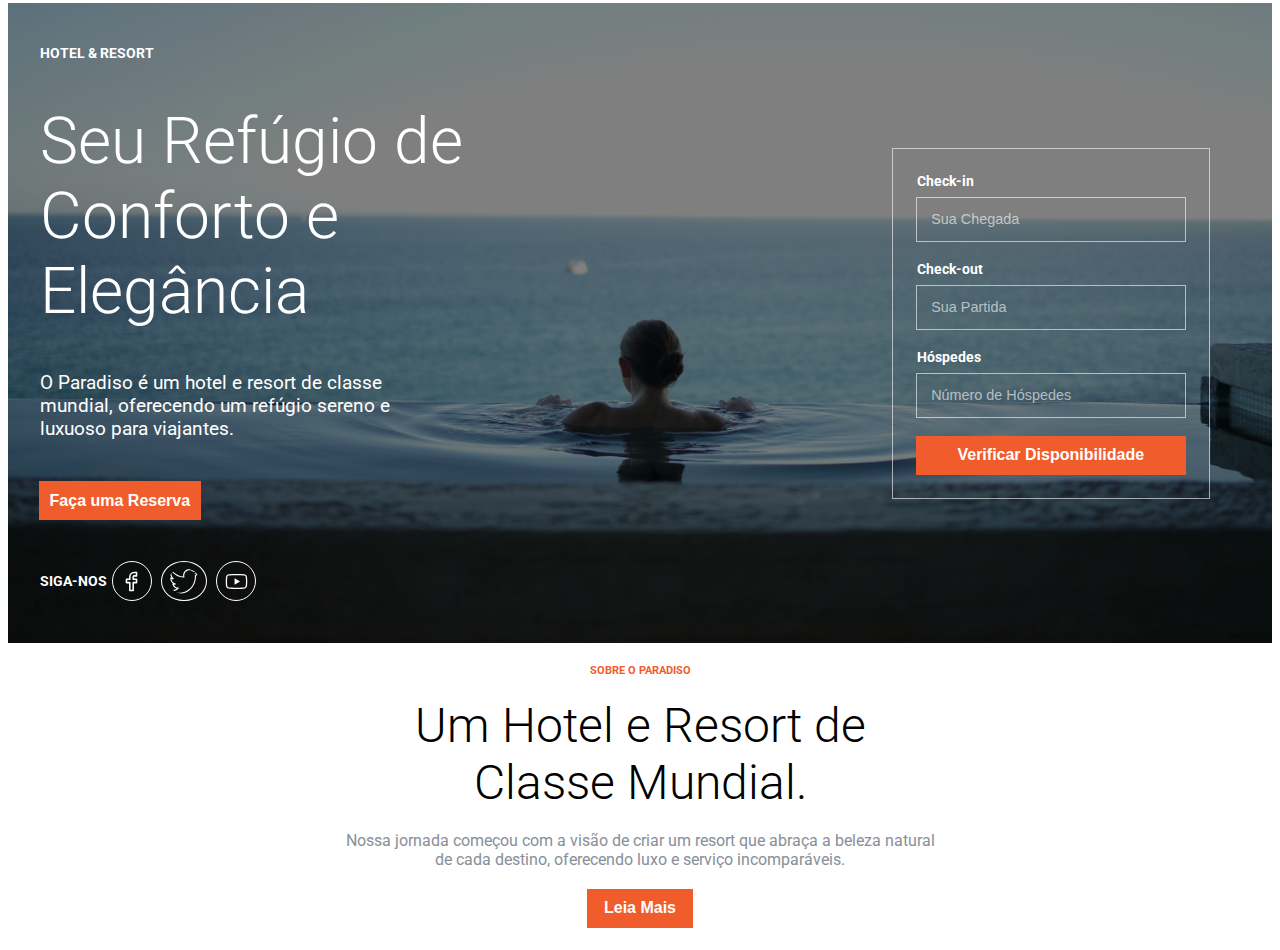
<file: index.html>
<!doctype html>
<html lang="pt-BR">
  <head>
    <meta charset="UTF-8" />
    <meta name="viewport" content="width=device-width, initial-scale=1.0" />
    <link rel="stylesheet" href="styles/main.css" />
    <link rel="stylesheet" href="styles/index.css" />
    <link rel="preconnect" href="https://fonts.googleapis.com" />
    <link rel="preconnect" href="https://fonts.gstatic.com" crossorigin />
    <script type="module" src="./scripts/localStorage.js"></script>
    <script src="./scripts/init.js"></script>
    <link
      href="https://fonts.googleapis.com/css2?family=Roboto:ital,wght@0,100..900;1,100..900&display=swap"
      rel="stylesheet"
    />
    <title>Paradiso Hotel</title>
  </head>
  <body>
    <div id="header"></div>
    <section id="section-form">
      <div class="reservation-action">
        <h2>Hotel & Resort</h2>
        <h1>Seu Refúgio de Conforto e Elegância</h1>
        <h3>
          O Paradiso é um hotel e resort de classe mundial, oferecendo um
          refúgio sereno e luxuoso para viajantes.
        </h3>

        <a href="pages/available-rooms-client.html?category=All"
          ><input type="button" value="Faça uma Reserva" class="button"
        /></a>

        <div class="media-icons">
          <h2>Siga-nos</h2>
          <img src="images/facebook-icon.svg" />
          <img src="images/twitter-icon.svg" />
          <img src="images/youtube-icon.svg" />
        </div>
      </div>

      <form class="form">
        <label for="">Check-in</label>
        <input type="text" placeholder="Sua Chegada" class="inputs" />

        <label for="">Check-out</label>
        <input type="text" placeholder="Sua Partida" class="inputs" />

        <label for="">Hóspedes</label>
        <input
          type="text"
          placeholder="Número de Hóspedes"
          class="inputs"
          required
        />

        <input
          type="submit"
          value="Verificar Disponibilidade"
          class="button bform"
        />
      </form>
    </section>

    <main>
      <h2>Sobre o Paradiso</h2>
      <h1>Um Hotel e Resort de Classe Mundial.</h1>
      <p>
        Nossa jornada começou com a visão de criar um resort que abraça a beleza
        natural de cada destino, oferecendo luxo e serviço incomparáveis.
      </p>

      <a href="/pages/facilities.html">
        <input type="button" value="Leia Mais" class="button"
      /></a>
    </main>

    <section class="images"></section>

    <script type="module" src="./scripts/form.js"></script>
    <script type="module" src="./scripts/index.js"></script>
  </body>
</html>
</file>
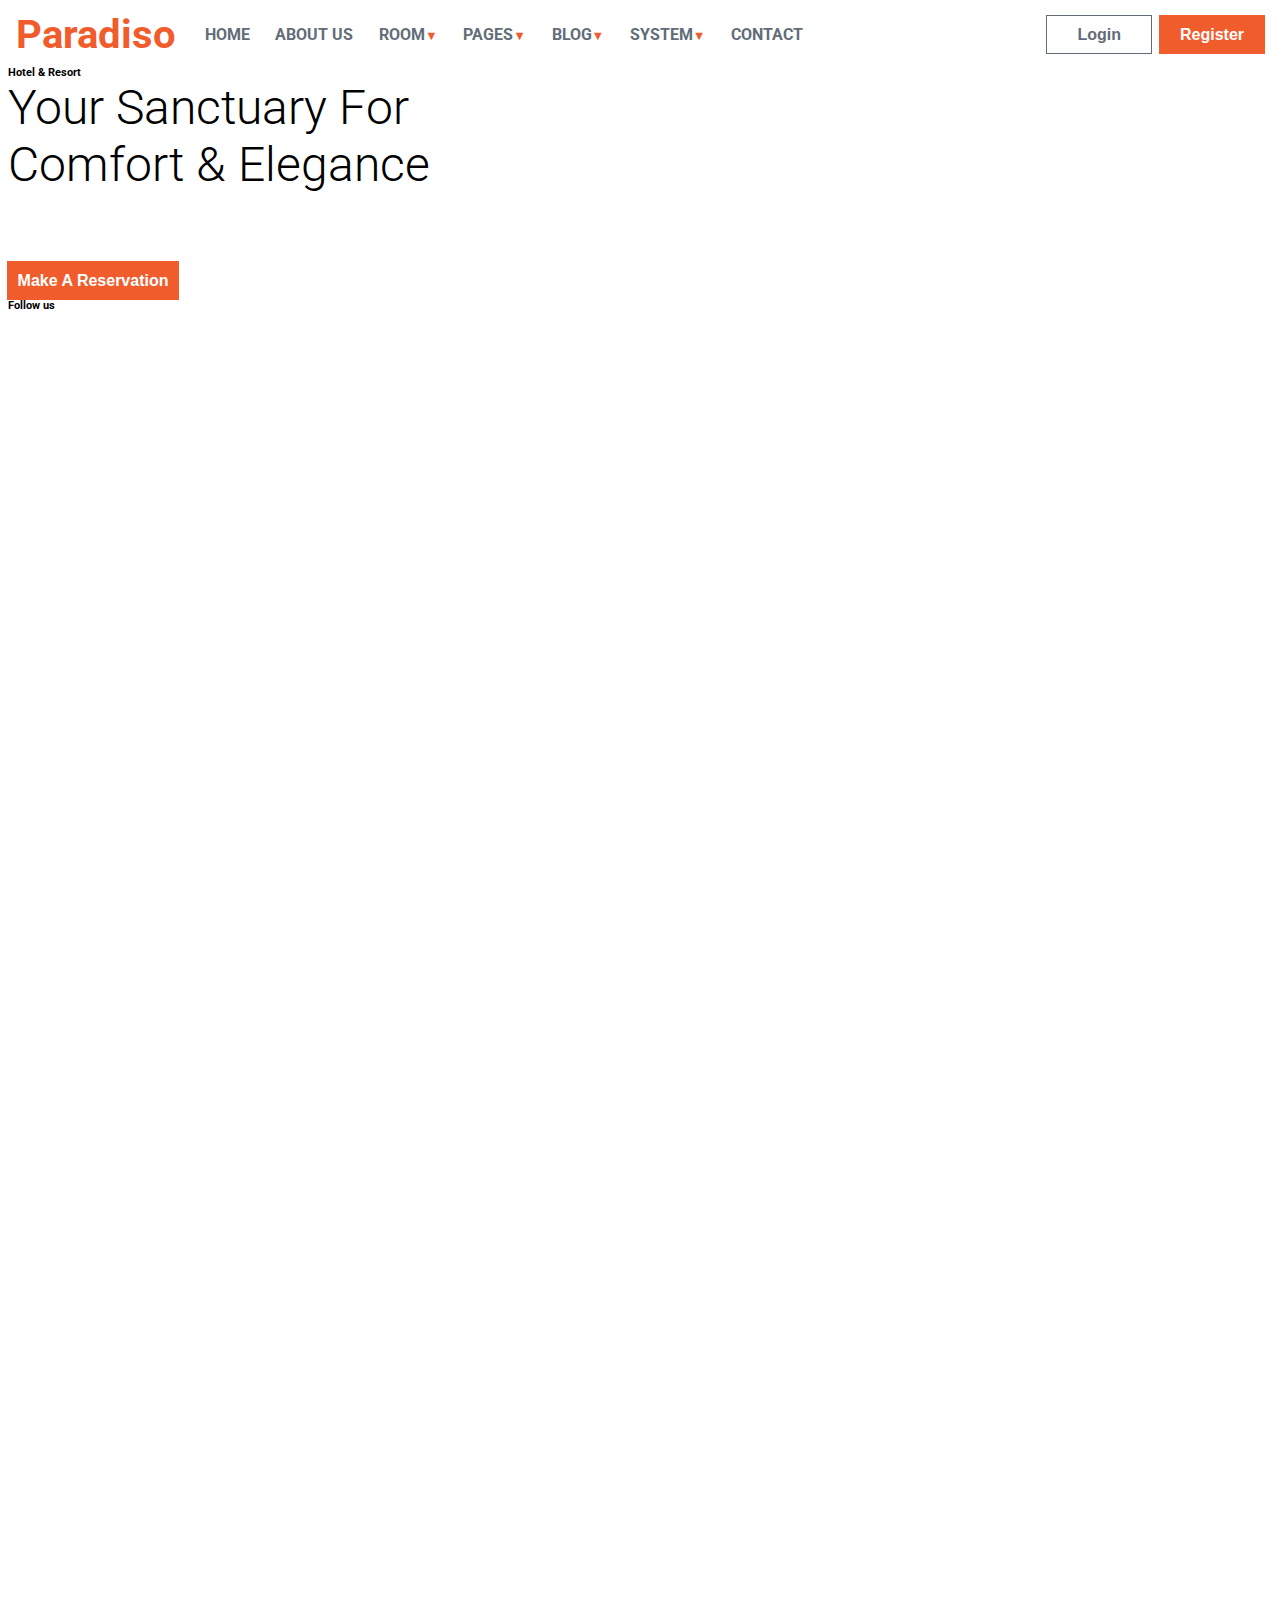
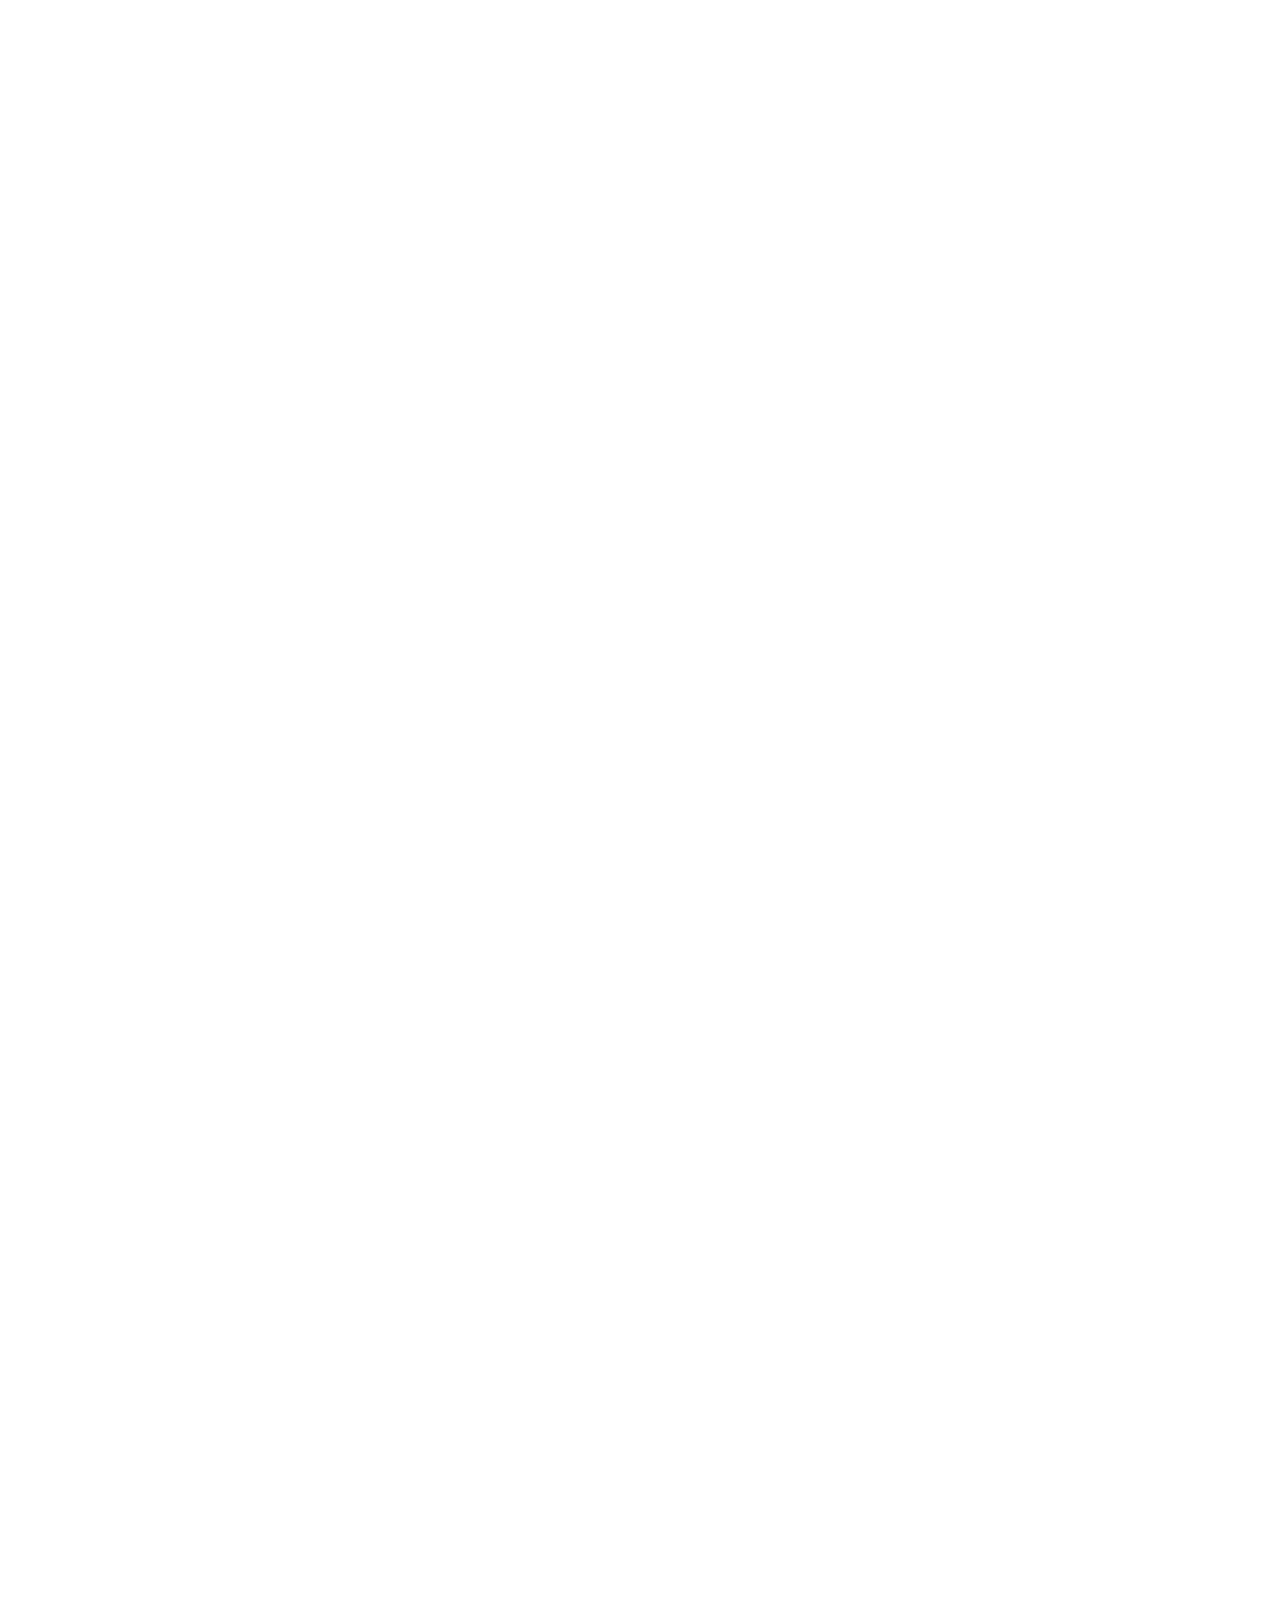
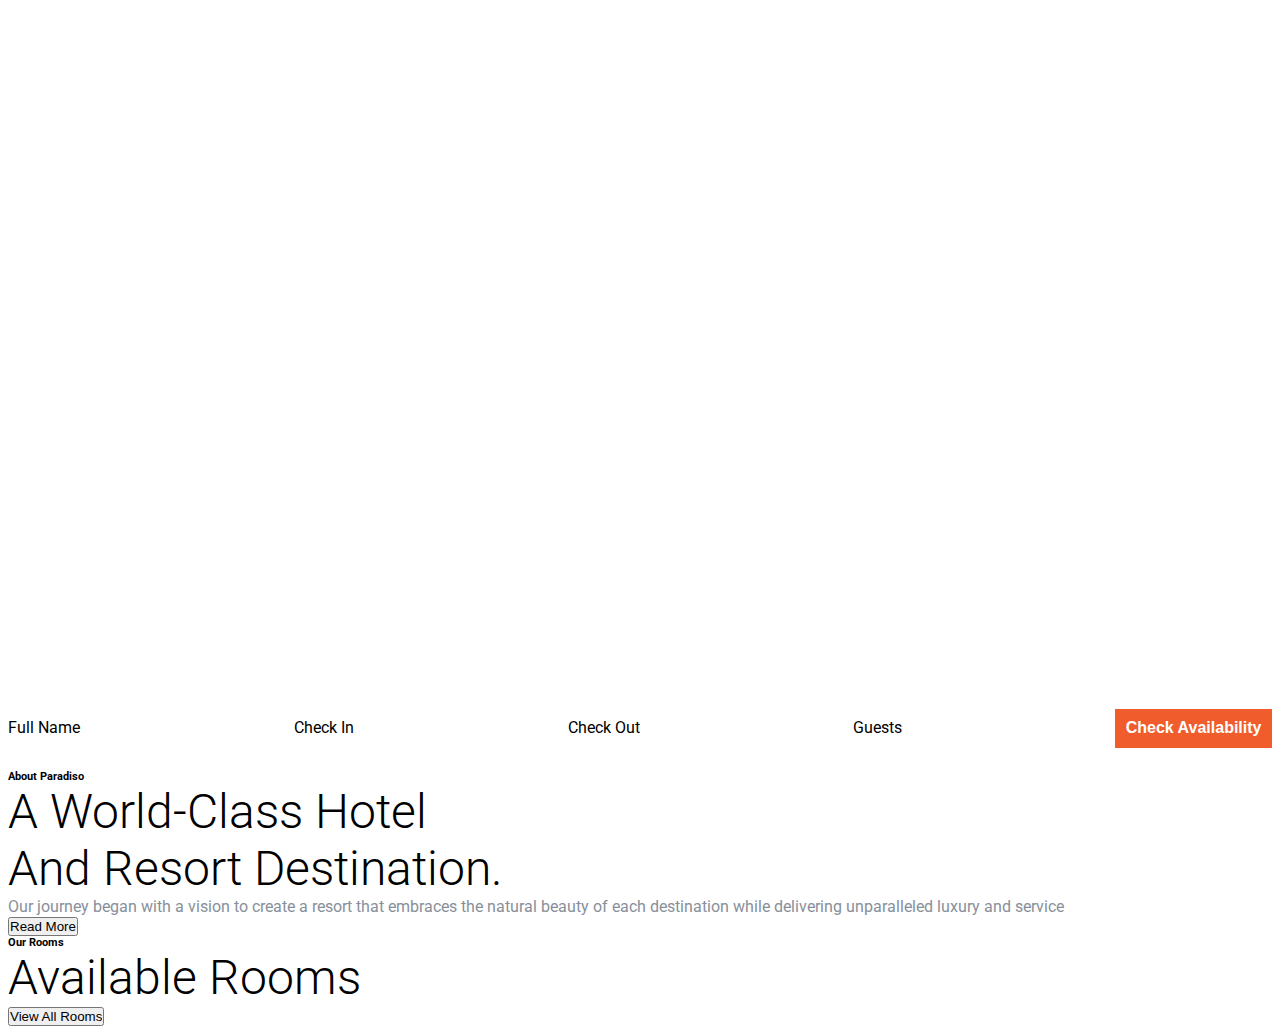
<file: pages/index.html>
<!doctype html>
<html lang="en">
  <head>
    <meta charset="UTF-8" />
    <meta name="viewport" content="width=device-width, initial-scale=1.0" />
    <link rel="stylesheet" href="../styles/index.css" />
    <link rel="preconnect" href="https://fonts.googleapis.com" />
    <link rel="preconnect" href="https://fonts.gstatic.com" crossorigin />
    <link
      href="https://fonts.googleapis.com/css2?family=Roboto:ital,wght@0,100..900;1,100..900&display=swap"
      rel="stylesheet"
    />
    <title>Paradiso Hotel</title>
  </head>
  <body>
    <header>
      <div>
        <h1>Paradiso</h1>
      </div>

      <nav>
        <ul>
          <li>Home</li>
          <li>About Us</li>
          <li class="more-info">Room</li>
          <li class="more-info">Pages</li>
          <li class="more-info">Blog</li>
          <li class="more-info">System</li>
          <li>Contact</li>
        </ul>
      </nav>

      <div class="buttons">
        <input type="button" value="Login" class="button white" />
        <input type="button" value="Register" class="button" />
      </div>
    </header>

    <section id="section-form">
      <div class="reservation-action">
        <h2>Hotel & Resort</h2>
        <h1>Your Sanctuary For Comfort & Elegance</h1>
        <h3>
          Paradiso is a world-class hotel and resort destination, offering a
          serene and luxurious getaway for travelers.
        </h3>

        <input type="button" value="Make A Reservation" class="button" />

        <div class="media-icons">
          <h2>Follow us</h2>
          <img src="../images/facebook-icon.svg" />
          <img src="../images/twitter-icon.svg" />
          <img src="../images/youtube-icon.svg" />
        </div>
      </div>

      <form class="form">
        <label for="">Full Name</label>
        <input type="text" placeholder="Your Name" class="inputs" required />

        <label for="">Check In</label>
        <input type="text" placeholder="Your Arrival" class="inputs" required />

        <label for="">Check Out</label>
        <input
          type="text"
          placeholder="Your Departure"
          class="inputs"
          required
        />

        <label for="">Guests</label>
        <input
          type="text"
          placeholder="Number of Guests"
          class="inputs"
          required
        />

        <input type="submit" value="Check Availability" class="button bform" />
      </form>
    </section>

    <main>
      <h2>About Paradiso</h2>
      <h1>A World-Class Hotel And Resort Destination.</h1>
      <p>
        Our journey began with a vision to create a resort that embraces the
        natural beauty of each destination while delivering unparalleled luxury
        and service
      </p>

      <input type="button" value="Read More" />

      <section class="images"></section>
    </main>

    <section>
      <h2>Our Rooms</h2>
      <div>
        <h1>Available Rooms</h1>
        <input type="button" value="View All Rooms" />
      </div>
      <div id="rooms"></div>
    </section>
  </body>
</html>
</file>
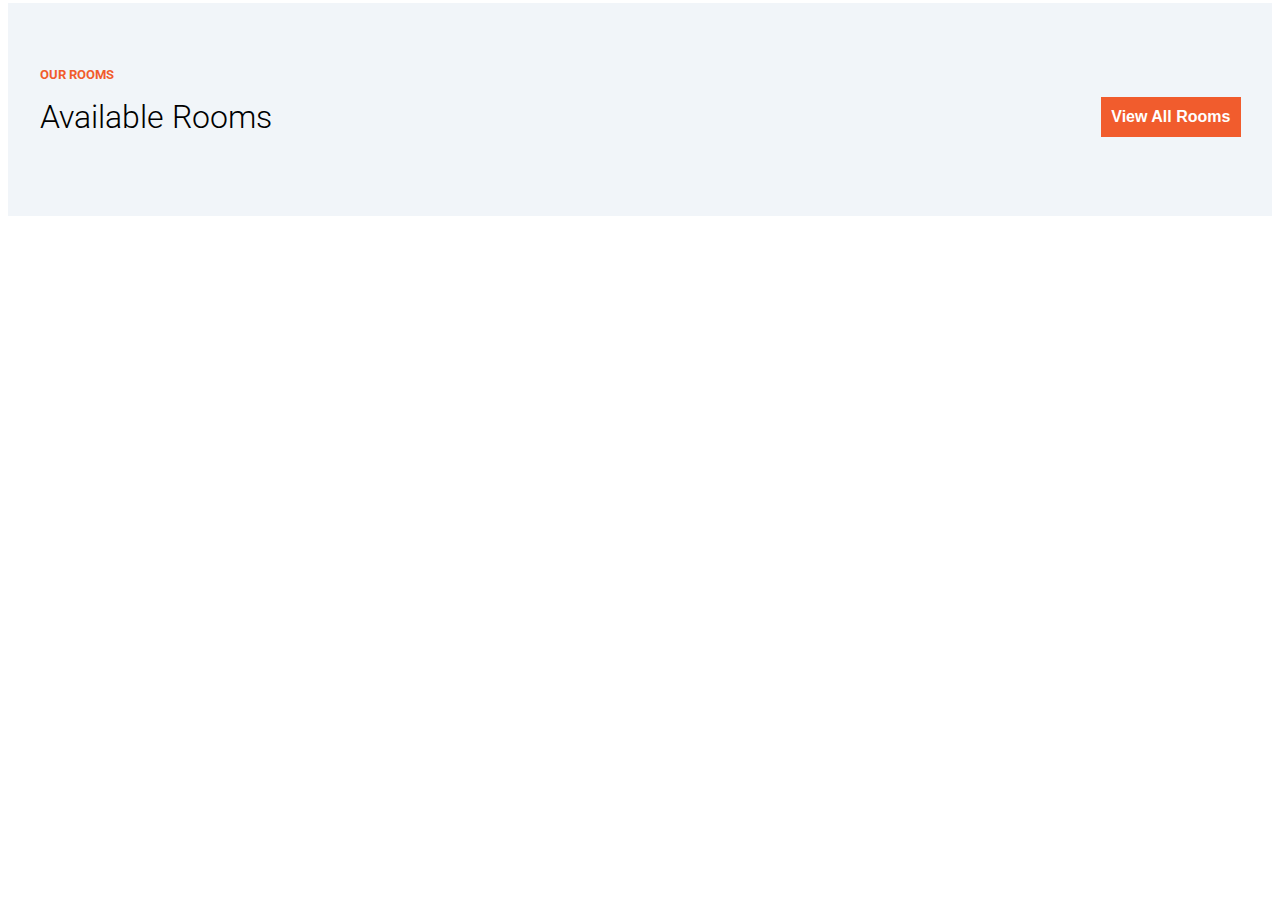
<file: pages/available-rooms-client.html>
<!doctype html>
<html lang="en">
  <head>
    <meta charset="UTF-8" />
    <meta name="viewport" content="width=device-width, initial-scale=1.0" />
    <link rel="stylesheet" href="../styles/available-rooms-client.css" />
    <link rel="stylesheet" href="../styles/index.css" />
    <link rel="preconnect" href="https://fonts.googleapis.com" />
    <link rel="preconnect" href="https://fonts.gstatic.com" crossorigin />
    <script type="module" src="../scripts/localStorage.js"></script>
    <link
      href="https://fonts.googleapis.com/css2?family=Roboto:ital,wght@0,100..900;1,100..900&display=swap"
      rel="stylesheet"
    />
    <title>Paradiso Hotel</title>
  </head>
  <body>
    <div id="header"></div>
    <section id="available-rooms">
      <h2>Our Rooms</h2>
      <div class="title">
        <h1>Available Rooms</h1>
        <input
          type="button"
          value="View All Rooms"
          id="buttonAll"
          class="button"
        />
      </div>

      <div id="rooms"></div>
    </section>
    <script src="../scripts/room.js" type="module"></script>
    <script type="module" src="../scripts/index.js"></script>
  </body>
</html>
</file>
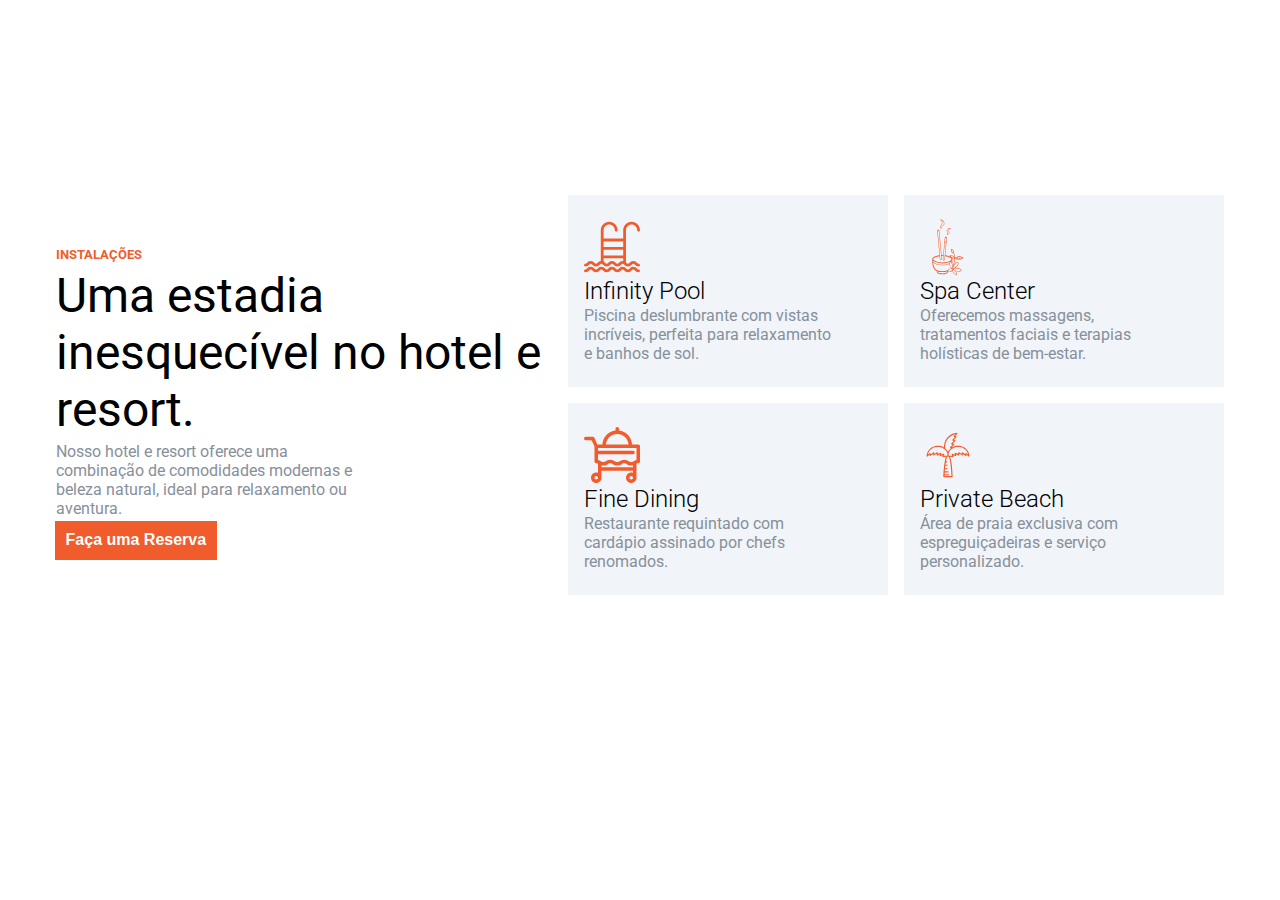
<file: pages/facilities.html>
<!doctype html>
<html lang="pt-BR">
  <head>
    <meta charset="UTF-8" />
    <meta name="viewport" content="width=device-width, initial-scale=1.0" />
    <link rel="stylesheet" href="../styles/index.css" />
    <link rel="stylesheet" href="../styles/facilities.css" />
    <link rel="preconnect" href="https://fonts.googleapis.com" />
    <link rel="preconnect" href="https://fonts.gstatic.com" crossorigin />
    <script type="module" src="../scripts/localStorage.js"></script>
    <link
      href="https://fonts.googleapis.com/css2?family=Roboto:ital,wght@0,100..900;1,100..900&display=swap"
      rel="stylesheet"
    />
    <title>Hotel Paradiso</title>
  </head>
  <body>
    <div id="header"></div>
    <main>
      <section id="about">
        <h2>Instalações</h2>
        <h1>Uma estadia inesquecível no hotel e resort.</h1>
        <p>
          Nosso hotel e resort oferece uma combinação de comodidades modernas e
          beleza natural, ideal para relaxamento ou aventura.
        </p>
        <a
          href="#"
          class="dynamic-link"
          data-target="pages/available-rooms-client.html"
          data-category="All"
        >
          <input type="button" value="Faça uma Reserva" class="button" />
        </a>
      </section>

      <aside id="facilities"></aside>
    </main>
    <script type="module" src="../scripts/index.js"></script>
    <script type="module" src="../scripts/facilities.js"></script>
  </body>
</html>
</file>
<file: styles/main.css>
/* Section Form */
#section-form {
    position: relative;
    display: flex;
    background-image: url("../images/woman-pool.jpg");
    background-size: cover;
    background-position: bottom center;
    background-repeat: no-repeat;
    height: auto;
    min-height: 40rem;
}


#section-form::before {
    content: "";
    position: absolute;
    top: 0;
    left: 0;
    right: 0;
    bottom: 0;
    background: rgba(0, 0, 0, 0.5);
    z-index: 0;
}

.reservation-action {
    display: flex;
    flex-direction: column;
    justify-content: space-evenly;
    width: 70%;
    z-index: 1;
    padding: 0 2rem;
    align-items: start;
}

.reservation-action h1 {
    color: white;
    font-size: 4rem;
    width: 30rem;
    font-weight: 300;
}

.reservation-action h2 {
    color: white;
    font-size: .9rem;
    font-weight: semibold;
    text-transform: uppercase;
}

.reservation-action h3 {
    color: white;
    font-size: 1.2rem;
    max-width: 26rem;
    text-align: start;
    font-weight: 400;
}

.media-icons {
    display: flex;
    align-items: center;
}

.media-icons img {
    border: 1px solid #fff;
    border-radius: 100%;
    height: 2.5rem;
    padding: .4rem;
    margin-inline: .3rem;
    cursor: pointer;
}

/* Form */
.form {
    display: flex;
    flex-direction: column;
    min-width: 25%;
    padding: 1.5rem 1.5rem;
    align-self: center; 
    outline: 1px solid rgba(255, 255, 255, 0.6); 
    z-index: 1;
}

.form label {
    color: white;
    font-size: .9rem;
    font-weight: bold;
}

/* Main */
main {
    display: flex;
    flex-direction: column;
    align-items: center;
    width: 37rem;
    max-width: fit-content;
    justify-content: space-evenly;
    min-height: 19rem;
    margin: auto;
}

main h1 {
    font-size: 3rem;
    max-width: 32rem;
    font-weight: 300;
    text-align: center;
}

main h2 {
    color: var(--default-orange);
    font-size: .7rem;
    font-weight: bold;
    text-transform: uppercase;
}

main p {
    font-size: 1rem;
    font-weight: 400;
    color: var(--paragraph);
    text-align: center;
}

/* Section Images */
.images {
    display: flex;
    align-items: center;
    justify-content: center;
    gap: 2.5rem;
    padding: 0 1rem;
}

.image {
    max-width: 20rem;
    max-height: 35rem;
}

.image.down {
    margin-top: 4rem;
}
</file>
<file: styles/index.css>
:root {
    --default-orange: #f15c2d;
    --list-color: #626c79;
    --paragraph: #87909a;
    --background-room: #f1f5f9;
    --background-category: #0f172a;
}

* {
    margin: 0;
    padding: 0;
    box-sizing: border-box;
}

.location {
    display: flex;
    margin-top: 5%;
    justify-content: center;
    align-items: center;
    width: 100%;
}


body {
    padding: .2rem .5rem;
    font-family: Roboto, sans-serif;
    overflow-x: hidden;
}

h1 {
    font-size: 3rem;
    max-width: 32rem;
    font-weight: 300;
}

h2 {
    font-size: .7rem;
    font-weight: bold;
}

p {
    font-size: 1rem;
    font-weight: 400;
    color: var(--paragraph);
}

h3 {
    color: white;
    font-size: 1.2rem;
    max-width: 26rem;
    font-weight: 400;
}
header {
    display: flex;
    align-items: center;
    width: 100%;
    padding: 0.5rem;
}

header div > h1 {
    font-size: 2.5rem;
    color: var(--default-orange);
    font-weight: bold;
}

header nav {
    margin-left: 1rem;
}

ul {
    display: flex;
    list-style: none;
}

ul li {
    cursor: pointer;
    margin-inline: .8rem;
    color: var(--list-color);
    font-size: 1rem;
    font-weight: bold;
    text-transform: uppercase;
    position: relative;
}

.more-info::after {
    content: "▼";
    font-size: 0.8rem;
    color: var(--default-orange);
    max-width: fit-content;
}

ul li:hover {
    color: var(--default-orange);
}

header .buttons {
    margin-left: auto;
}

.dropdown {
    position: absolute;
    top: 100%;
    left: 0;
    background: white;
    border: 1px solid #ddd;
    padding: .1rem;
    display: none;
    min-width: 12rem;
    box-shadow: 0 4px 6px rgba(0, 0, 0, 0.1);
    z-index: 2;
}

.dropdown li {
   padding: .8rem;
}

.more-info:hover .dropdown {
   display: block;
}

a {
    text-decoration: none;
    color: inherit;
}

/* Buttons */
.button {
    padding: .6rem;
    min-width: 6.5rem;
    max-width: fit-content; 
    background-color: var(--default-orange);
    color: #FFF;
    font-weight: bold;
    border: none;
    cursor: pointer;
    font-size: 1rem;
    outline: 1px solid var(--default-orange);
}

.button + .button {
    margin-left: .3rem;
}

.button.white {
    color: var(--list-color);
    background-color: #FFF;
    outline: 1px solid var(--list-color);
    font-weight: bold;
}

.button:hover {
    background-color: var(--list-color); 
    color: #FFF;
    outline: none;
} 

.button.white:hover {
    background-color: var(--default-orange); 
    color: #FFF;
}

.button.bform {
    max-width: 100%;
}

/* Inputs */
.inputs {
    background-color: transparent;
    padding: .9rem;
    margin: .5rem 0 1.2rem 0;
    outline: 1px solid rgba(255, 255, 255, 0.6); 
    border: none;
    color:white;
}

.inputs.inputs-edit {
    background-color: var(--background-room);
    outline: 1px solid rgba(0, 0, 0, 0.6); 
    margin: 1rem 0;
    max-width: 20rem;
    color: black;
}

.inputs::placeholder {
    color: rgba(255, 255, 255, 0.6); 
    font-size: .9rem;
}


/* Sign */
.popup {
  position: fixed;
  top: 0;
  left: 0;
  width: 100%;
  height: 100%;
  background: rgba(0, 0, 0, 0.5);
  z-index: 999;
  display: none;
  justify-content: center;
}

.exit {
    margin-left: auto;
    width: fit-content;
    cursor: pointer;
}

.sign {
    max-width: 50%;
    margin: auto;
    background-color: white;
    min-width: 80%;
    min-height: 60%;
    padding: 4rem;
}

.sign form {
    display: flex;
    flex-direction: column;
    margin: 1rem 0;
}

.sign form .inputs {
    background-color: var(--background-room);
    padding: .9rem;
    margin: .5rem 0 1.2rem 0;
    outline: 1px solid rgba(0, 0, 0, 0.6); 
    border: none;
    color: black;
}

.sign form .inputs::placeholder {
    color: rgba(0, 0, 0, 0.6); 
    font-size: .9rem;
}

.isLogged {
    display: none;
    position: relative;
}

.isLogged .dropdown {
    min-width: 3rem;
    width: 6.5rem;
}
.isLogged .dropdown li {
    font-size: .7rem;
}

.isLogged:hover .dropdown {
   display: block;
}
.images div {
    position: relative;
}

div .edit {
    display: none;
    cursor: pointer;
}

.images div .edit {
    position: absolute;
    bottom: .8rem;
    right: .8rem;
    max-width: 2rem;
}

/* Responsive Styles */
@media (max-width: 1024px) {
    header nav ul li {
        margin-inline: 0.5rem;
        font-size: 0.9rem;
    }
    .sign {
        max-width: 70%;
        padding: 3rem;
    }

    .reservation-action h1 {
        font-size: 3rem;
    }

    .images {
        flex-wrap: wrap;
        gap: 1rem;
    }

    .image {
        margin-top: 0 !important;
        max-width: 45%;
    }
}

@media (max-width: 768px) {
    .media-icons img {
        height: 2rem;
        padding: 0.3rem;
    }
    .popup {
        padding: 20px;
      }
    .sign {
        max-width: 80%;
        font-size: 2rem;
        padding: 2rem;
    }

    .sign form .inputs {
        padding: 0.8rem;
        margin: 0.4rem 0 1rem 0;
    }

    .sign form .inputs::placeholder {
        font-size: 0.85rem;
    }

    .media-icons {
      margin-top: 1rem;
    }
    header {
        flex-wrap: wrap;
        justify-content: space-between;
    }

    header nav {
        order: 3;
        width: 100%;
        margin: 1rem 0;
    }

    header nav ul {
        justify-content: space-between;
        flex-wrap: wrap;
        gap: 0.5rem;
    }

    .reservation-action {
        width: 100%;
        padding: 2rem;
    }
  .reservation-action .media-icons {
    align-self: flex-end;
  }

    .reservation-action h1 {
    text-wrap: wrap;
        font-size: 2.5rem;
        width: 100%;
    }

    .reservation-action h3 {
        margin-top: 1rem;
        margin-bottom: 1rem;
    }

    .form {
        min-width: 50%;
        margin: 2rem auto;
    }

    main {
        width: 90%;
    }

    #rooms {
        max-width: 80%;
    }

    #section-form {
        flex-direction: column;
        background-position: 65% center;
    }

    .image, .image.down {
        margin-top: 0 !important;
        max-width: 100%;
    }

    .hidden-mobile {
        display: none;
    }
}

@media (max-width: 480px) {
    .media-icons img {
        height: 1.8rem;
        padding: 0.2rem;
        margin-inline: 0.2rem;
    }
    .sign {
        max-width: 90%;
        min-width: 90%;
        padding: 1.5rem;
    }
  .sign h1{
      font-size: 3rem;
  }

    .sign form .inputs {
        padding: 0.7rem;
        margin: 0.3rem 0 0.8rem 0;
    }

    .sign form .inputs::placeholder {
        font-size: 0.8rem;
    }
    .popup {
      padding: 10px;
    }

    .popup-content {
      width: 90%;
      max-width: 100%;
    }
    .media-icons {
        justify-content: end !important;
        margin-top: 1rem;
        width: 100%;
    }
    header div h1 {
        font-size: 2rem;
    }

    header nav ul li {
        font-size: 0.8rem;
        margin-inline: 0.3rem;
    }

    .buttons {
        margin-left: 0 !important;
        /* display: none; */
    }

    .button {
        min-width: 5rem;
        padding: 0.4rem;
        font-size: 0.9rem;
    }

    #section-form {
  }

    .reservation-action {
        padding: 1rem !important;
    max-width: 100% !important;
    }

    .reservation-action h1 {
        font-size: 1.5rem !important;
        margin-top: 1rem;
        max-width: 100%;
    }

    .reservation-action h3 {
        font-size: 1rem;
        margin-top: 1rem;
        margin-bottom: 1rem;
    }

    .form {
        width: 95% !important;
        margin: 1rem auto !important;
    }

    main h1 {
        font-size: 2rem;
    }

    .image {
        margin: 1rem 0;
    }

    #available-rooms {
        padding: 2rem 1rem;
    }

    .title {
        flex-direction: column;
        align-items: flex-start;
    }

    .title .button {
        margin: 1rem 0 0 0;
    }

    #rooms {
        max-width: 100% !important;
    }

    .room-info {
        flex-direction: column;
        align-items: flex-start;
    }

    .room-info h2 {
        margin: 1rem 0 0 0;
        font-size: 1.5rem !important;
    }

    .room-measures {
        flex-wrap: wrap;
        gap: 1rem;
    }

    .room-measures .button {
        margin-left: 0;
        width: 100%;
    }
}

img {
    height: auto;
}
</file>
<file: styles/available-rooms-client.css>
/* Section Rooms */
#available-rooms {
    background-color: var(--background-room);
    padding: 4rem 2rem;
}

#available-rooms > h2 {
    color: var(--default-orange);
    font-size: .8rem;
    font-weight: bold;
    text-transform: uppercase;
}

.title {
    display: flex;
    padding: 1rem 0;
}

.title .button {
    margin-left: auto;
}

.title h1 {
    font-size: 2rem;
    font-weight: 300;
}

/* Rooms */
#rooms{
    display: flex;
    flex-wrap: wrap;
    justify-content: space-between;
    align-items: start;
}


.room {
    width: fit-content;
    max-width: 50%;
    margin: 0 0 2rem 0;
}

.picture {
    display: inline-block;
    position: relative;
}
.picture img{
  max-width: 20rem;
}

.picture img:first-child {
    min-width: 32rem;
    max-height: 20rem;
    max-width: 32rem;
    width: 100%;
}

.images-room {
    position: relative; 
}

.images-room .edit {
    position: absolute;
    bottom: .8rem;
    right: .8rem;
    max-width: 2rem;
}

.picture .category {
    position: absolute;
    top: .8rem;
    left: .8rem;
    z-index: 2;
    background-color: var(--background-category);
    color: white;
    font-weight: bold;
    font-size: .8rem;
    padding: .6rem;
    max-width: fit-content;
}

.category.closed {
    position: absolute;
    background-color: var(--default-orange);
    top: 0.8rem;
    right: 0.8rem;
    left: auto;
}

.room-info {
    display: flex;
    align-items: center;
    padding: .5rem 0;
    border-bottom: 1px solid rgba(0, 0, 0, 0.3); 
}

.room-info h1 {
    font-size: 2rem;
    font-weight: 300;
}

.room-info h2 {
    margin-left: auto;
    font-size: 2rem;
    font-weight: 300;
    display: flex;
    align-items: center;
}

.room-info .period {
    font-size: .9rem;
    font-weight: 300;
    margin-left: .3rem;
}

.room-measures {
    display: flex;
    align-items: center;
    margin: 1rem 0;
}

.room-measures span {
    display: flex;
    align-items: center;
    margin-right: .8rem; 
}

.room-measures span img {
    max-width: 1rem;
    max-height: 1rem; 
    margin-right: .2rem;
}

.room-measures span h3 {
    font-size: .9rem;
    color: rgba(0, 0, 0, 0.6); 
}

.room-measures .button {
    margin-left: auto;
}


/* Responsive Styles */
@media (max-width: 1024px) {
    .room {
        width: fit-content;
        max-width: 100% !important;
        width: 100%;
    }
    
    .picture img:first-child {
        min-width: 100% !important;
        max-width: 100% !important;
    }
}

@media (max-width: 768px) {
    #available-rooms {
        padding: 2rem 1rem;
    }
    .room{
        width: fit-content;
    }

    .title {
        flex-direction: column;
        align-items: flex-start;
        gap: 1rem;
    }

    .title .button {
        margin-left: 0 !important;
    }

    #rooms {
        flex-direction: column;
        gap: 2rem;
    }

    .room-info h1,
    .room-info h2 {
        font-size: 1.5rem !important;
    }

    .room-measures {
        flex-wrap: wrap;
        gap: 0.5rem;
    }
}

@media (max-width: 480px) {
    .room-info h1,
    .room-info h2 {
        font-size: 1.25rem !important;
    }

    .room{
        width: fit-content;
    }
    .room-info .period {
        font-size: 0.75rem !important;
    }

    .room-measures h3 {
        font-size: 0.8rem !important;
    }

    .category,
    .category.closed {
        font-size: 0.7rem !important;
        padding: 0.4rem !important;
    }
}
</file>
<file: styles/facilities.css>
main {
    display: flex;
    margin-top: 10rem;
    align-items: center;
    max-width: fit-content;
    margin: 10rem auto 0;
    padding: 2rem 3rem;
}

#about {
    display: flex;
    flex-direction: column;
    justify-content: space-evenly;
    min-height: 20rem;
    margin-right: 1rem;
}

#about h1 {
    font-weight: 400;
}

#about h2 {
    color: var(--default-orange);
    font-size: .8rem;
    text-transform: uppercase;
}

#about p {
    max-width: 60%;
}

#facilities {
    display: flex;
    flex-wrap: wrap;
    max-width: 41rem; 
    align-items: start;
    justify-content: space-between;
}

#facilities h3 {
    color: black;
    font-size: 1.5rem;
    font-weight: 300;
}

.facility {
    display: flex;
    flex-direction: column;
    justify-content: space-between;
    background-color: var(--background-room);
    padding: 1.5rem 1rem;
    max-width: 20rem;
    min-height: 12rem;
    margin: 0 0 1rem 0;
    position: relative;
}

.facility p {
    padding-right: 2rem;
}

.facility img {
    max-width: 3.5rem;
}

.facility .edit {
    display: none;
}

/* Responsive adjustments */
@media (max-width: 1200px) {
    main {
        padding: 2rem 1.5rem;
        margin-top: 8rem;
    }
    
    #about p {
        max-width: 75%;
    }
}

@media (max-width: 992px) {
    main {
        flex-direction: column;
        gap: 3rem;
        margin-top: 6rem;
    }
    
    #about {
        margin-right: 0;
        text-align: center;
        align-items: center;
    }
    
    #about p {
        max-width: 90%;
    }
    
    #facilities {
        justify-content: center;
    }
}

@media (max-width: 768px) {
    .facility {
        max-width: 100%;
        min-height: 10rem;
        margin: 0 0 1.5rem 0;
    }
    
    .facility p {
        padding-right: 1rem;
    }
    
    #facilities h3 {
        font-size: 1.3rem;
    }
}

@media (max-width: 480px) {
    main {
        padding: 1.5rem 1rem;
        margin-top: 5rem;
    }
    
    #about h1 {
        font-size: 1.8rem;
    }
    
    .facility {
        padding: 1rem;
        min-height: auto;
    }
    
    .facility img {
        max-width: 3rem;
    }
    
    .facility .edit {
        display: none !important;
    }
}
</file>
